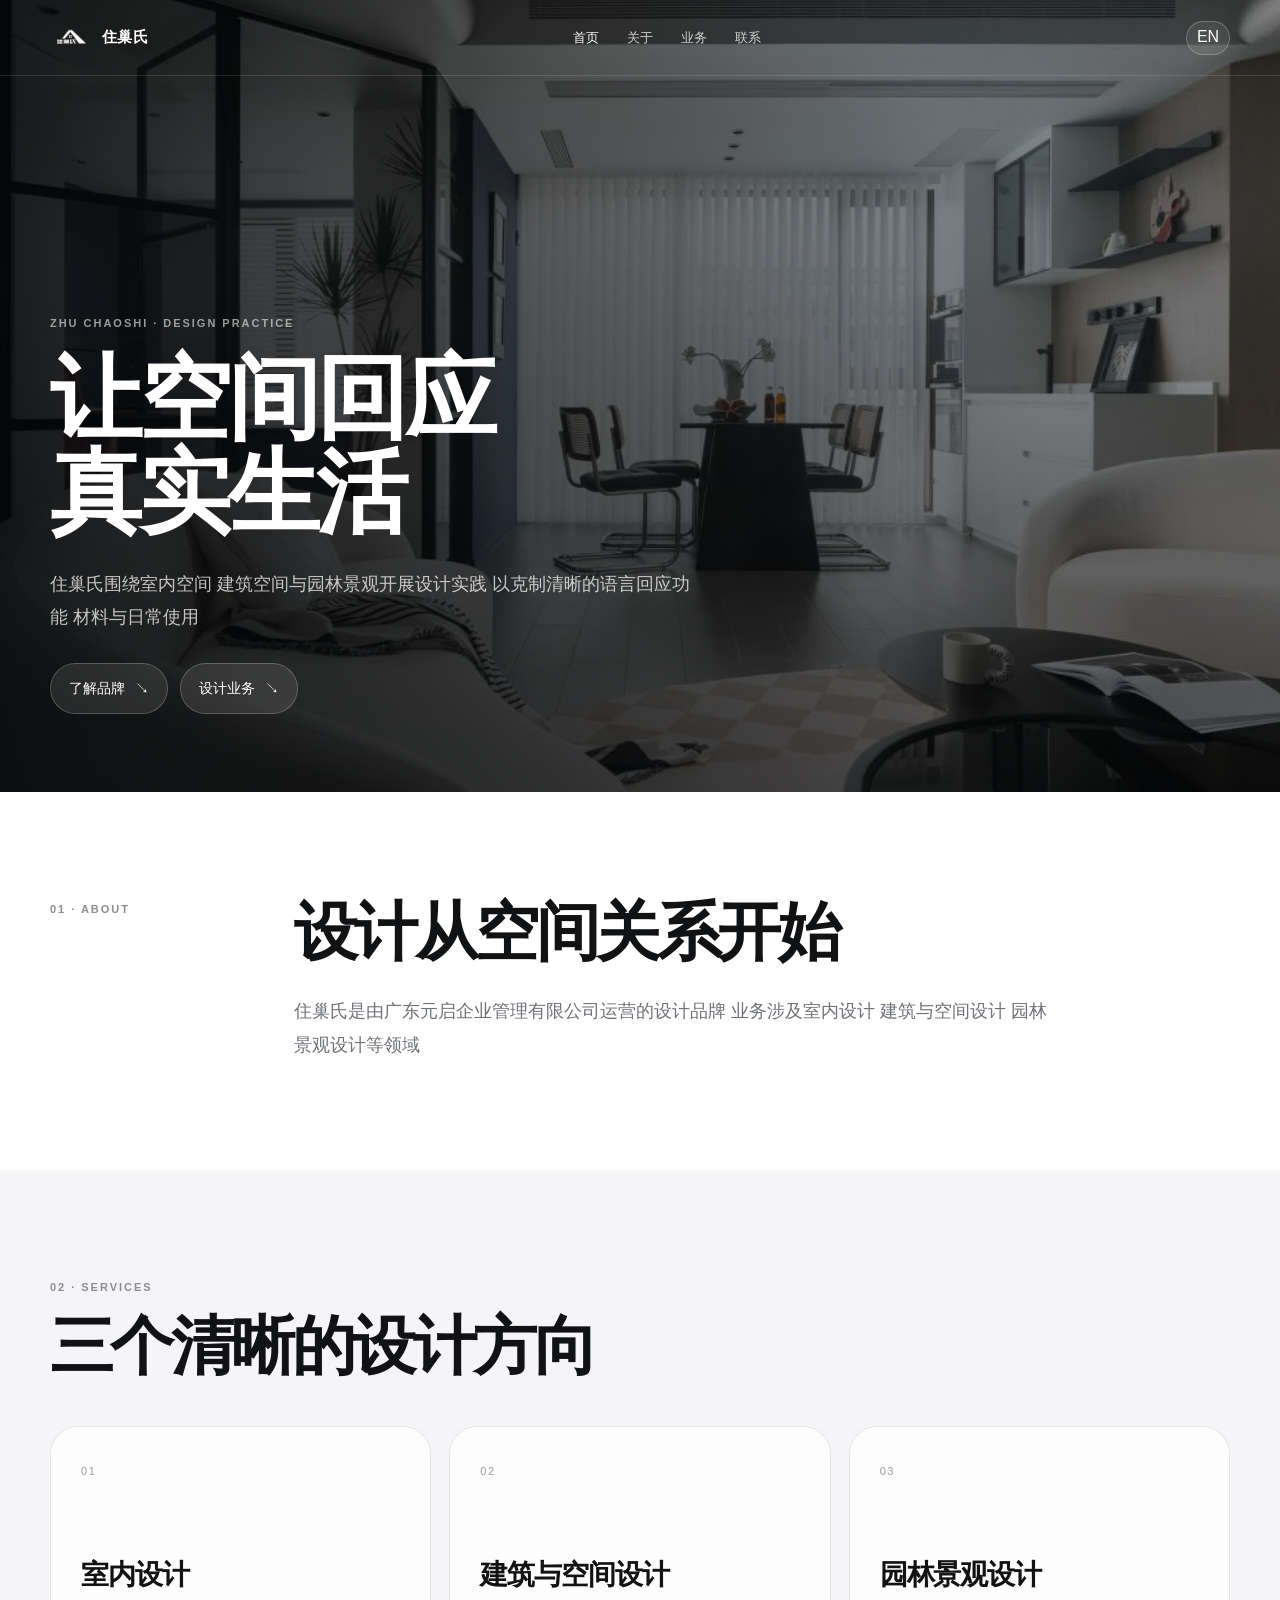
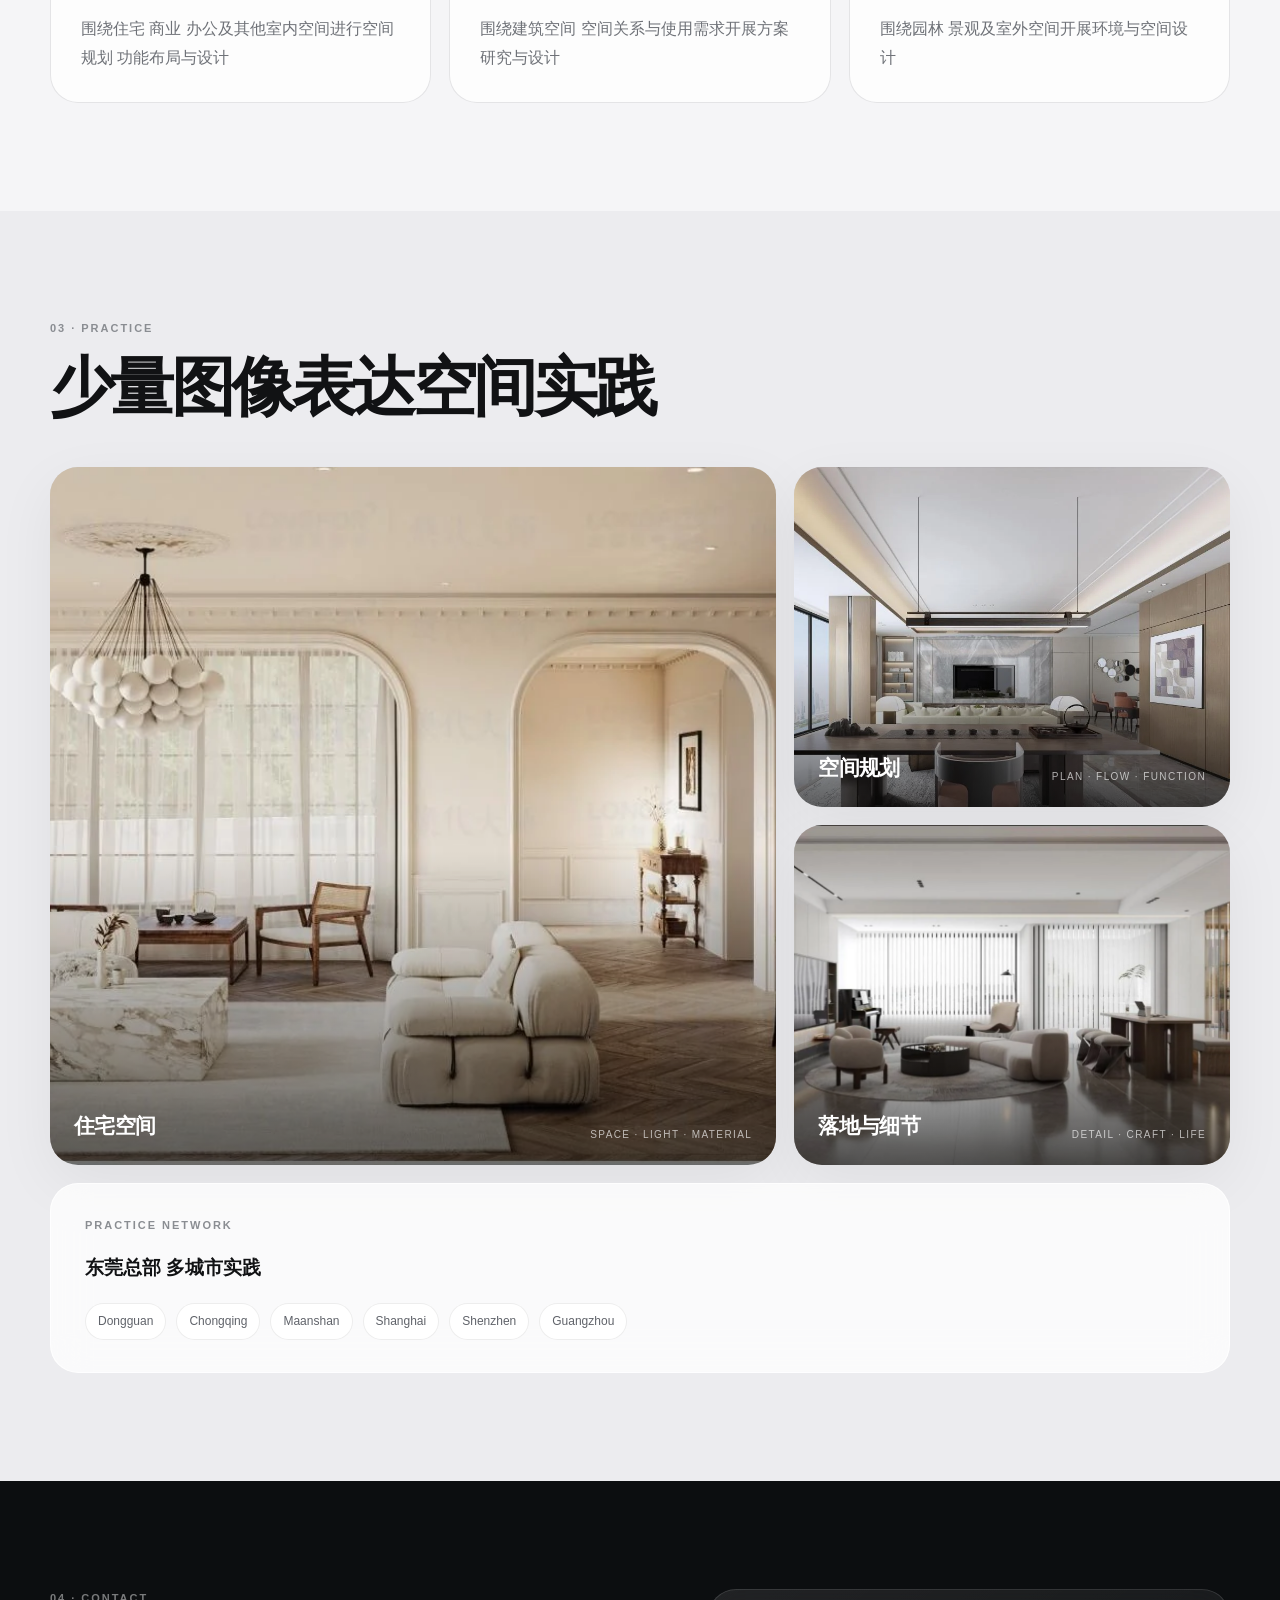
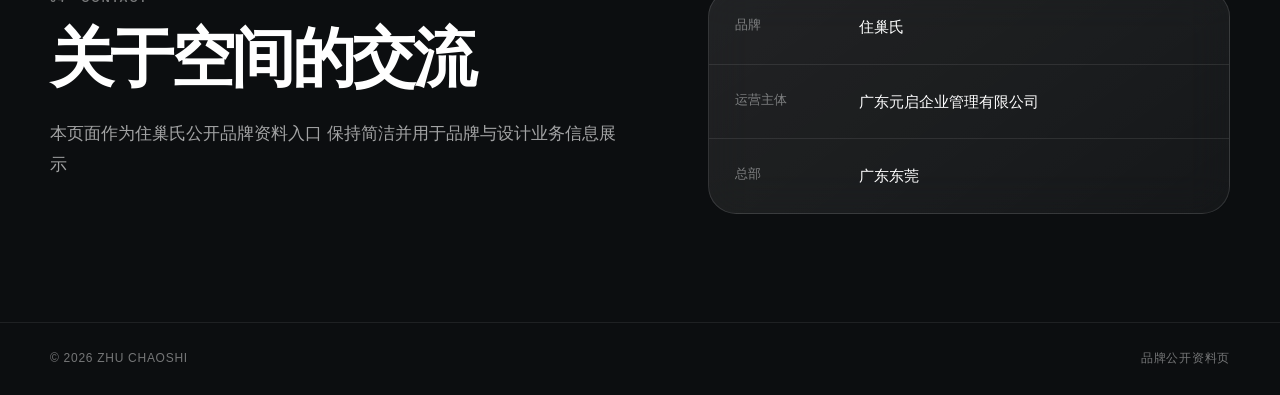
<file: index.html>
<!DOCTYPE html>
<html lang="zh-CN">
<head>
  <meta charset="UTF-8">
  <meta name="viewport" content="width=device-width, initial-scale=1.0, viewport-fit=cover">

  <title>住巢氏｜室内设计、建筑与空间设计、园林景观设计</title>

  <meta name="description" content="住巢氏是由广东元启企业管理有限公司运营的设计品牌，业务涉及室内设计、建筑与空间设计、园林景观设计等领域。">

  <meta name="keywords" content="住巢氏,广东元启企业管理有限公司,室内设计,建筑设计,空间设计,园林设计,园林景观设计">

  <meta name="robots" content="index, follow">

  <meta name="msvalidate.01" content="D561CFACA2C48EE85D8EDE18A79E71CA" />

  <meta name="google-site-verification" content="wbLENnVeLrzyto8wPE7zfJxowa2nEDpd2dQ3C495n2g" />

  <script type="application/ld+json">
  {
    "@context": "https://schema.org",
    "@graph": [
      {
        "@type": "Brand",
        "@id": "https://zhuchaoshi.github.io/#brand",
        "name": "住巢氏",
        "url": "https://zhuchaoshi.github.io/",
        "description": "住巢氏是由广东元启企业管理有限公司运营的设计品牌，业务涉及室内设计、建筑与空间设计、园林景观设计等领域。"
      },
      {
        "@type": "Organization",
        "@id": "https://zhuchaoshi.github.io/#organization",
        "name": "广东元启企业管理有限公司",
        "brand": {
          "@id": "https://zhuchaoshi.github.io/#brand"
        }
      },
      {
        "@type": "WebSite",
        "name": "住巢氏品牌公开资料页",
        "url": "https://zhuchaoshi.github.io/",
        "about": {
          "@id": "https://zhuchaoshi.github.io/#brand"
        }
      }
    ]
  }
  </script>

  <meta name="theme-color" content="#0c0e10">
  <link rel="icon" href="assets/logo.png">
  <link rel="stylesheet" href="style.css">
</head>
<body data-page="index">
  <header class="nav" id="nav">
    <div class="nav-inner">
      <a class="brand" href="/" aria-label="住巢氏首页">
        <span class="brand-mark">
          <img class="logo logo-dark" src="assets/logo.png" alt="住巢氏">
          <img class="logo logo-light" src="assets/logo-white.png" alt="">
        </span>
        <span class="brand-name" data-zh="住巢氏" data-en="ZHU CHAOSHI">住巢氏</span>
      </a>
      <nav class="nav-links" aria-label="主要导航">
        <a href="/" aria-current="page" data-zh="首页" data-en="Home">首页</a>
        <a href="/about.html" data-zh="关于" data-en="About">关于</a>
        <a href="/services.html" data-zh="业务" data-en="Services">业务</a>
        <a href="#contact" data-zh="联系" data-en="Contact">联系</a>
      </nav>
      <div class="nav-actions">
        <button class="lang-btn" id="langBtn" type="button" aria-label="Switch language">EN</button>
        <button class="menu-btn" id="menuBtn" type="button" aria-label="打开菜单" aria-expanded="false"><span></span><span></span></button>
      </div>
    </div>
    <div class="mobile-menu" id="mobileMenu">
      <a href="/" data-zh="首页" data-en="Home">首页</a>
      <a href="/about.html" data-zh="关于" data-en="About">关于</a>
      <a href="/services.html" data-zh="业务" data-en="Services">业务</a>
      <a href="#contact" data-zh="联系" data-en="Contact">联系</a>
    </div>
  </header>

  <main>
    <section class="hero">
      <div class="hero-image" aria-hidden="true"></div>
      <div class="hero-shade" aria-hidden="true"></div>
      <div class="hero-content container reveal is-visible">
        <div class="eyebrow">ZHU CHAOSHI · DESIGN PRACTICE</div>
        <h1><span data-zh="让空间回应" data-en="Spaces shaped">让空间回应</span><br><span data-zh="真实生活" data-en="around real life">真实生活</span></h1>
        <p data-zh="住巢氏围绕室内空间 建筑空间与园林景观开展设计实践 以克制清晰的语言回应功能 材料与日常使用" data-en="Zhu Chaoshi works across interiors, architecture and landscape, using a restrained and clear design language to respond to function, material and everyday life.">住巢氏围绕室内空间 建筑空间与园林景观开展设计实践 以克制清晰的语言回应功能 材料与日常使用</p>
        <div class="hero-actions">
          <a class="pill-link" href="/about.html"><span data-zh="了解品牌" data-en="About the brand">了解品牌</span><span aria-hidden="true">↘</span></a>
          <a class="pill-link" href="/services.html"><span data-zh="设计业务" data-en="Design services">设计业务</span><span aria-hidden="true">↘</span></a>
        </div>
      </div>
    </section>

    <section class="section section-white">
      <div class="container intro-grid">
        <div class="section-kicker reveal">01 · ABOUT</div>
        <div class="copy reveal">
          <h2 data-zh="设计从空间关系开始" data-en="Design begins with spatial relationships">设计从空间关系开始</h2>
          <p data-zh="住巢氏是由广东元启企业管理有限公司运营的设计品牌 业务涉及室内设计 建筑与空间设计 园林景观设计等领域" data-en="Zhu Chaoshi is a design brand operated by Guangdong Yuanqi Enterprise Management Co., Ltd., with work spanning interior design, architecture and spatial design, and landscape design.">住巢氏是由广东元启企业管理有限公司运营的设计品牌 业务涉及室内设计 建筑与空间设计 园林景观设计等领域</p>
        </div>
      </div>
    </section>

    <section class="section" id="services">
      <div class="container">
        <div class="section-head reveal">
          <div><div class="section-kicker">02 · SERVICES</div><h2 data-zh="三个清晰的设计方向" data-en="Three focused design directions">三个清晰的设计方向</h2></div>
        </div>
        <div class="cards">
          <article class="card reveal"><span class="index">01</span><h3 data-zh="室内设计" data-en="Interior Design">室内设计</h3><p data-zh="围绕住宅 商业 办公及其他室内空间进行空间规划 功能布局与设计" data-en="Planning, functional layout and interior design for residential, commercial, workplace and other interior spaces.">围绕住宅 商业 办公及其他室内空间进行空间规划 功能布局与设计</p></article>
          <article class="card reveal"><span class="index">02</span><h3 data-zh="建筑与空间设计" data-en="Architecture & Spatial Design">建筑与空间设计</h3><p data-zh="围绕建筑空间 空间关系与使用需求开展方案研究与设计" data-en="Design and concept development around architectural space, spatial relationships and patterns of use.">围绕建筑空间 空间关系与使用需求开展方案研究与设计</p></article>
          <article class="card reveal"><span class="index">03</span><h3 data-zh="园林景观设计" data-en="Landscape Design">园林景观设计</h3><p data-zh="围绕园林 景观及室外空间开展环境与空间设计" data-en="Environmental and spatial design for gardens, landscapes and outdoor spaces.">围绕园林 景观及室外空间开展环境与空间设计</p></article>
        </div>
      </div>
    </section>

    <section class="section section-soft" id="practice">
      <div class="container">
        <div class="section-head reveal"><div><div class="section-kicker">03 · PRACTICE</div><h2 data-zh="少量图像表达空间实践" data-en="A concise view of our spatial practice">少量图像表达空间实践</h2></div></div>
        <div class="gallery-grid">
          <figure class="gallery-card gallery-wide reveal"><img src="assets/space-01.webp" alt="住巢氏住宅空间设计"><figcaption><span data-zh="住宅空间" data-en="Residential Space">住宅空间</span><small>SPACE · LIGHT · MATERIAL</small></figcaption></figure>
          <figure class="gallery-card reveal"><img src="assets/space-02.webp" alt="住巢氏空间规划"><figcaption><span data-zh="空间规划" data-en="Spatial Planning">空间规划</span><small>PLAN · FLOW · FUNCTION</small></figcaption></figure>
          <figure class="gallery-card reveal"><img src="assets/space-03.webp" alt="住巢氏设计细节"><figcaption><span data-zh="落地与细节" data-en="Realization & Detail">落地与细节</span><small>DETAIL · CRAFT · LIFE</small></figcaption></figure>
        </div>
        <div class="info-panel reveal">
          <div class="section-kicker">PRACTICE NETWORK</div>
          <h3 data-zh="东莞总部 多城市实践" data-en="Dongguan Headquarters Multi-city Practice">东莞总部 多城市实践</h3>
          <div class="city-list"><span>Dongguan</span><span>Chongqing</span><span>Maanshan</span><span>Shanghai</span><span>Shenzhen</span><span>Guangzhou</span></div>
        </div>
      </div>
    </section>

    <section class="section section-dark" id="contact">
      <div class="container contact-grid">
        <div class="contact-copy reveal"><div class="section-kicker">04 · CONTACT</div><h2 data-zh="关于空间的交流" data-en="A conversation about space">关于空间的交流</h2><p data-zh="本页面作为住巢氏公开品牌资料入口 保持简洁并用于品牌与设计业务信息展示" data-en="This page serves as Zhu Chaoshi's public brand profile, presenting the brand and its design practice in a concise format.">本页面作为住巢氏公开品牌资料入口 保持简洁并用于品牌与设计业务信息展示</p></div>
        <div class="contact-card reveal">
          <div class="contact-row"><small data-zh="品牌" data-en="Brand">品牌</small><strong data-zh="住巢氏" data-en="Zhu Chaoshi">住巢氏</strong></div>
          <div class="contact-row"><small data-zh="运营主体" data-en="Operator">运营主体</small><strong data-zh="广东元启企业管理有限公司" data-en="Guangdong Yuanqi Enterprise Management Co., Ltd.">广东元启企业管理有限公司</strong></div>
          <div class="contact-row"><small data-zh="总部" data-en="Headquarters">总部</small><strong data-zh="广东东莞" data-en="Dongguan, Guangdong">广东东莞</strong></div>
        </div>
      </div>
    </section>
  </main>

  <footer class="footer"><div class="container footer-inner"><span>© 2026 ZHU CHAOSHI</span><span data-zh="品牌公开资料页" data-en="Brand Profile">品牌公开资料页</span></div></footer>
  <script src="main.js"></script>
</body>
</html>
</file>
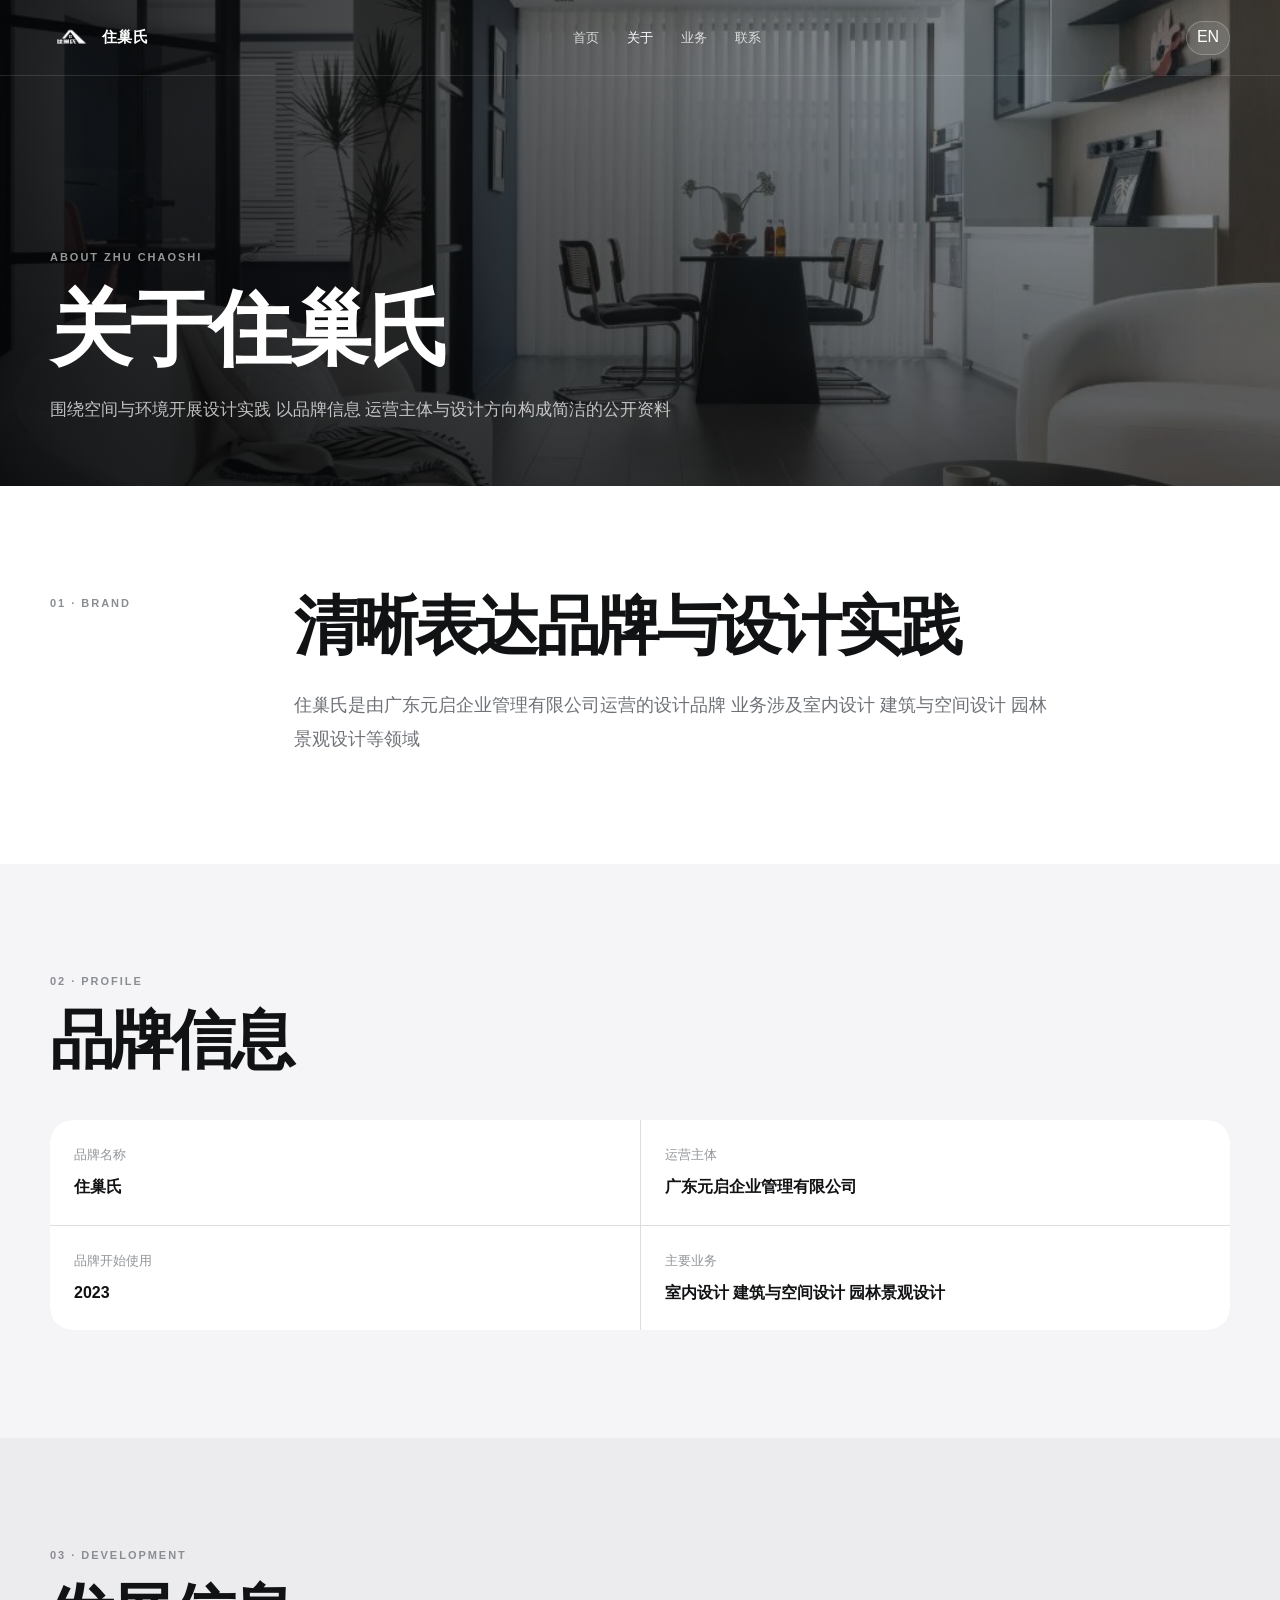
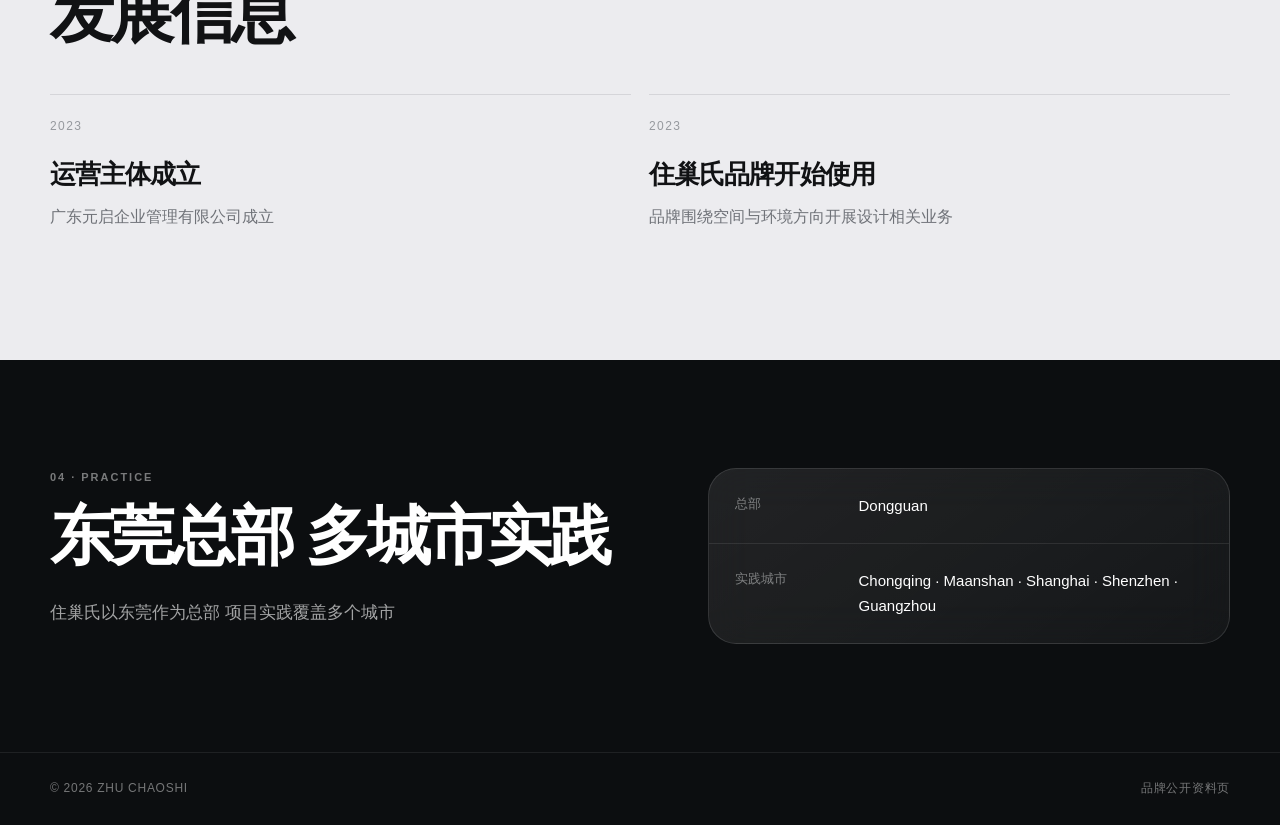
<file: about.html>
<!DOCTYPE html>
<html lang="zh-CN">
<head>
  <meta charset="UTF-8">
  <meta name="viewport" content="width=device-width, initial-scale=1.0, viewport-fit=cover">

  <title>关于住巢氏｜广东元启企业管理有限公司</title>

  <meta name="description" content="住巢氏是由广东元启企业管理有限公司运营的设计品牌。广东元启企业管理有限公司成立于2023年，住巢氏品牌于2023年开始使用，业务涉及室内设计、建筑与空间设计、园林景观设计等领域。">

  <meta name="keywords" content="住巢氏,广东元启企业管理有限公司,住巢氏品牌,室内设计,建筑设计,空间设计,园林景观设计">

  <meta name="robots" content="index, follow">

  <link rel="canonical" href="https://zhuchaoshi.github.io/about.html">

  <script type="application/ld+json">
  {
    "@context": "https://schema.org",
    "@type": "AboutPage",
    "name": "关于住巢氏",
    "url": "https://zhuchaoshi.github.io/about.html",
    "mainEntity": {
      "@type": "Brand",
      "name": "住巢氏",
      "foundingDate": "2023",
      "description": "住巢氏是由广东元启企业管理有限公司运营的设计品牌，业务涉及室内设计、建筑与空间设计、园林景观设计等领域。",
      "parentOrganization": {
        "@type": "Organization",
        "name": "广东元启企业管理有限公司",
        "foundingDate": "2023"
      }
    }
  }
  </script>

  <meta name="theme-color" content="#0c0e10">
  <link rel="icon" href="assets/logo.png">
  <link rel="stylesheet" href="style.css">
</head>
<body data-page="about">
  <header class="nav" id="nav">
    <div class="nav-inner">
      <a class="brand" href="/"><span class="brand-mark"><img class="logo logo-dark" src="assets/logo.png" alt="住巢氏"><img class="logo logo-light" src="assets/logo-white.png" alt=""></span><span class="brand-name" data-zh="住巢氏" data-en="ZHU CHAOSHI">住巢氏</span></a>
      <nav class="nav-links"><a href="/" data-zh="首页" data-en="Home">首页</a><a href="/about.html" aria-current="page" data-zh="关于" data-en="About">关于</a><a href="/services.html" data-zh="业务" data-en="Services">业务</a><a href="/#contact" data-zh="联系" data-en="Contact">联系</a></nav>
      <div class="nav-actions"><button class="lang-btn" id="langBtn" type="button">EN</button><button class="menu-btn" id="menuBtn" type="button" aria-label="打开菜单" aria-expanded="false"><span></span><span></span></button></div>
    </div>
    <div class="mobile-menu" id="mobileMenu"><a href="/" data-zh="首页" data-en="Home">首页</a><a href="/about.html" data-zh="关于" data-en="About">关于</a><a href="/services.html" data-zh="业务" data-en="Services">业务</a><a href="/#contact" data-zh="联系" data-en="Contact">联系</a></div>
  </header>

  <main>
    <section class="page-hero"><div class="hero-image" aria-hidden="true"></div><div class="hero-shade" aria-hidden="true"></div><div class="hero-content container reveal is-visible"><div class="eyebrow">ABOUT ZHU CHAOSHI</div><h1 data-zh="关于住巢氏" data-en="About Zhu Chaoshi">关于住巢氏</h1><p data-zh="围绕空间与环境开展设计实践 以品牌信息 运营主体与设计方向构成简洁的公开资料" data-en="A concise public profile of the brand, its operator and its design practice across space and environment.">围绕空间与环境开展设计实践 以品牌信息 运营主体与设计方向构成简洁的公开资料</p></div></section>

    <section class="section section-white"><div class="container intro-grid"><div class="section-kicker reveal">01 · BRAND</div><div class="copy reveal"><h2 data-zh="清晰表达品牌与设计实践" data-en="A clear expression of brand and practice">清晰表达品牌与设计实践</h2><p data-zh="住巢氏是由广东元启企业管理有限公司运营的设计品牌 业务涉及室内设计 建筑与空间设计 园林景观设计等领域" data-en="Zhu Chaoshi is a design brand operated by Guangdong Yuanqi Enterprise Management Co., Ltd., with work spanning interior design, architecture and spatial design, and landscape design.">住巢氏是由广东元启企业管理有限公司运营的设计品牌 业务涉及室内设计 建筑与空间设计 园林景观设计等领域</p></div></div></section>

    <section class="section"><div class="container"><div class="section-head reveal"><div><div class="section-kicker">02 · PROFILE</div><h2 data-zh="品牌信息" data-en="Brand profile">品牌信息</h2></div></div><div class="info-grid reveal"><div class="info-item"><small data-zh="品牌名称" data-en="Brand">品牌名称</small><strong data-zh="住巢氏" data-en="Zhu Chaoshi">住巢氏</strong></div><div class="info-item"><small data-zh="运营主体" data-en="Operator">运营主体</small><strong data-zh="广东元启企业管理有限公司" data-en="Guangdong Yuanqi Enterprise Management Co., Ltd.">广东元启企业管理有限公司</strong></div><div class="info-item"><small data-zh="品牌开始使用" data-en="Brand use began">品牌开始使用</small><strong>2023</strong></div><div class="info-item"><small data-zh="主要业务" data-en="Main practice">主要业务</small><strong data-zh="室内设计 建筑与空间设计 园林景观设计" data-en="Interior design · Architecture & spatial design · Landscape design">室内设计 建筑与空间设计 园林景观设计</strong></div></div></div></section>

    <section class="section section-soft"><div class="container"><div class="section-head reveal"><div><div class="section-kicker">03 · DEVELOPMENT</div><h2 data-zh="发展信息" data-en="Development">发展信息</h2></div></div><div class="timeline"><article class="timeline-item reveal"><div class="year">2023</div><h3 data-zh="运营主体成立" data-en="Operator established">运营主体成立</h3><p data-zh="广东元启企业管理有限公司成立" data-en="Guangdong Yuanqi Enterprise Management Co., Ltd. was established.">广东元启企业管理有限公司成立</p></article><article class="timeline-item reveal"><div class="year">2023</div><h3 data-zh="住巢氏品牌开始使用" data-en="Zhu Chaoshi brand use began">住巢氏品牌开始使用</h3><p data-zh="品牌围绕空间与环境方向开展设计相关业务" data-en="The brand began design-related work focused on space and environment.">品牌围绕空间与环境方向开展设计相关业务</p></article></div></div></section>

    <section class="section section-dark"><div class="container contact-grid"><div class="contact-copy reveal"><div class="section-kicker">04 · PRACTICE</div><h2 data-zh="东莞总部 多城市实践" data-en="Dongguan Headquarters Multi-city Practice">东莞总部 多城市实践</h2><p data-zh="住巢氏以东莞作为总部 项目实践覆盖多个城市" data-en="Zhu Chaoshi is headquartered in Dongguan, with project practice across multiple cities.">住巢氏以东莞作为总部 项目实践覆盖多个城市</p></div><div class="contact-card reveal"><div class="contact-row"><small data-zh="总部" data-en="Headquarters">总部</small><strong>Dongguan</strong></div><div class="contact-row"><small data-zh="实践城市" data-en="Practice cities">实践城市</small><strong>Chongqing · Maanshan · Shanghai · Shenzhen · Guangzhou</strong></div></div></div></section>
  </main>

  <footer class="footer"><div class="container footer-inner"><span>© 2026 ZHU CHAOSHI</span><span data-zh="品牌公开资料页" data-en="Brand Profile">品牌公开资料页</span></div></footer>
  <script src="main.js"></script>
</body>
</html>
</file>
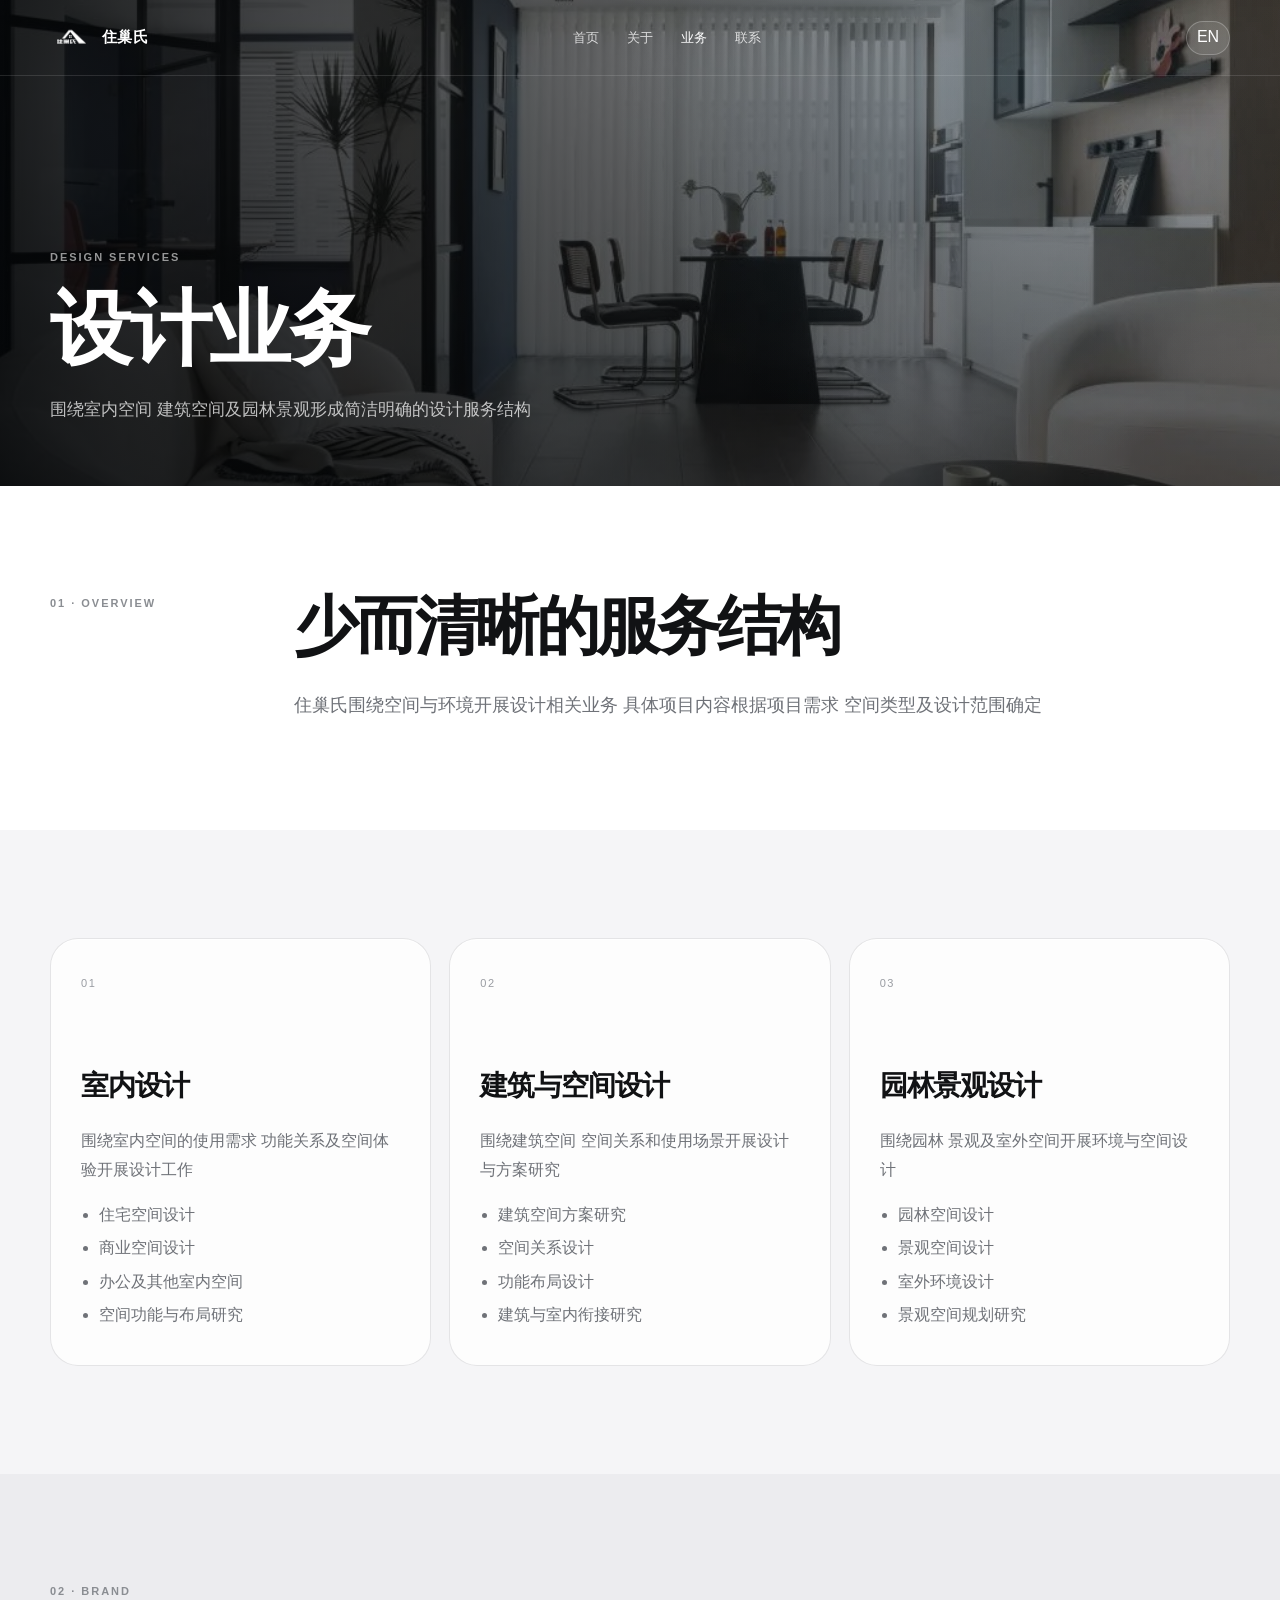
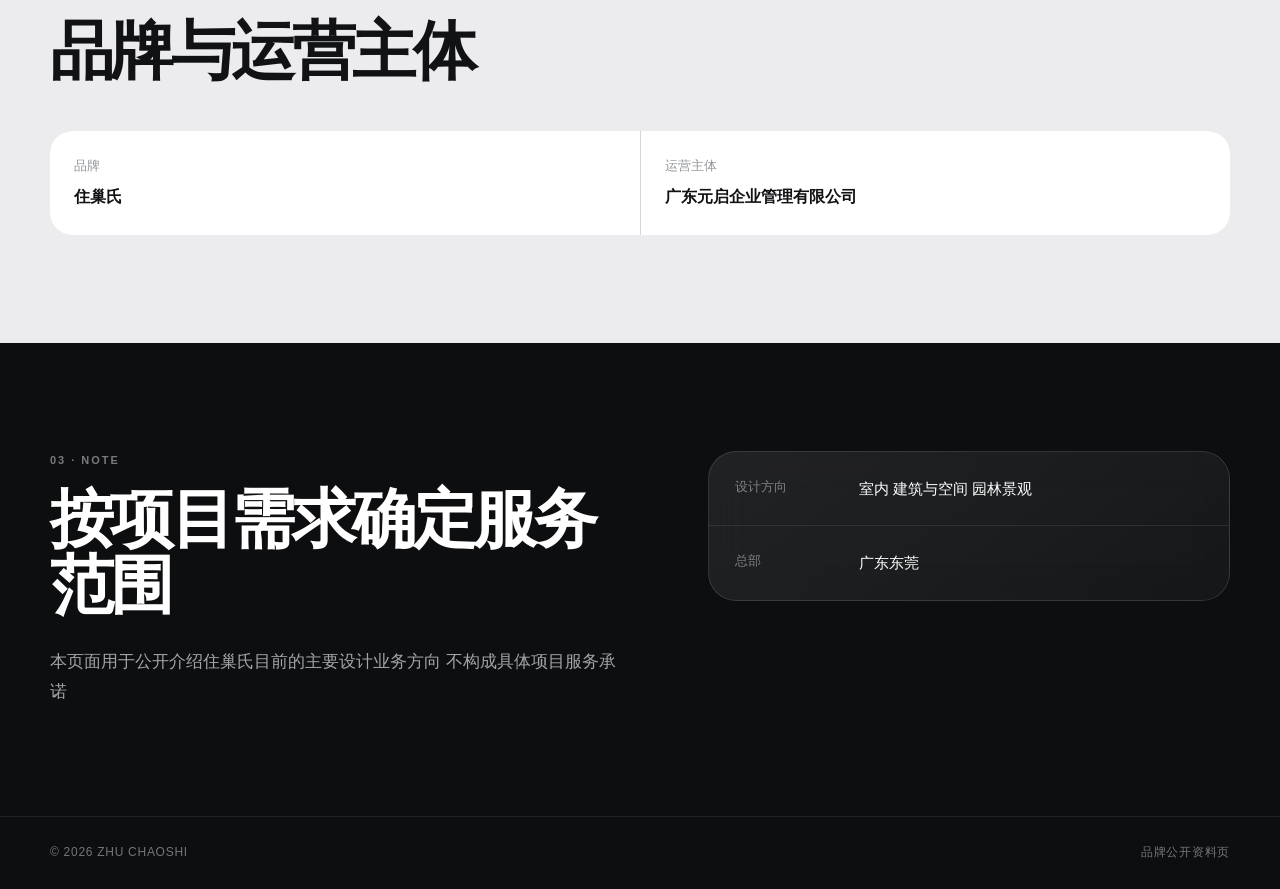
<file: services.html>
<!DOCTYPE html>
<html lang="zh-CN">
<head>
  <meta charset="UTF-8">
  <meta name="viewport" content="width=device-width, initial-scale=1.0, viewport-fit=cover">

  <title>住巢氏设计业务｜室内设计、建筑与空间设计、园林景观设计</title>

  <meta name="description" content="住巢氏提供室内设计、建筑与空间设计、园林景观设计等设计相关服务，由广东元启企业管理有限公司运营。">

  <meta name="keywords" content="住巢氏,室内设计,建筑设计,空间设计,园林设计,景观设计,广东元启企业管理有限公司">

  <meta name="robots" content="index, follow">

  <link rel="canonical" href="https://zhuchaoshi.github.io/services.html">

  <script type="application/ld+json">
  {
    "@context": "https://schema.org",
    "@type": "Service",
    "name": "住巢氏设计业务",
    "provider": {
      "@type": "Brand",
      "name": "住巢氏",
      "parentOrganization": {
        "@type": "Organization",
        "name": "广东元启企业管理有限公司"
      }
    },
    "serviceType": [
      "室内设计",
      "建筑与空间设计",
      "园林景观设计"
    ],
    "url": "https://zhuchaoshi.github.io/services.html",
    "description": "住巢氏围绕室内空间、建筑空间及园林景观开展设计相关业务。"
  }
  </script>

  <meta name="theme-color" content="#0c0e10">
  <link rel="icon" href="assets/logo.png">
  <link rel="stylesheet" href="style.css">
</head>
<body data-page="services">
  <header class="nav" id="nav">
    <div class="nav-inner">
      <a class="brand" href="/"><span class="brand-mark"><img class="logo logo-dark" src="assets/logo.png" alt="住巢氏"><img class="logo logo-light" src="assets/logo-white.png" alt=""></span><span class="brand-name" data-zh="住巢氏" data-en="ZHU CHAOSHI">住巢氏</span></a>
      <nav class="nav-links"><a href="/" data-zh="首页" data-en="Home">首页</a><a href="/about.html" data-zh="关于" data-en="About">关于</a><a href="/services.html" aria-current="page" data-zh="业务" data-en="Services">业务</a><a href="/#contact" data-zh="联系" data-en="Contact">联系</a></nav>
      <div class="nav-actions"><button class="lang-btn" id="langBtn" type="button">EN</button><button class="menu-btn" id="menuBtn" type="button" aria-label="打开菜单" aria-expanded="false"><span></span><span></span></button></div>
    </div>
    <div class="mobile-menu" id="mobileMenu"><a href="/" data-zh="首页" data-en="Home">首页</a><a href="/about.html" data-zh="关于" data-en="About">关于</a><a href="/services.html" data-zh="业务" data-en="Services">业务</a><a href="/#contact" data-zh="联系" data-en="Contact">联系</a></div>
  </header>

  <main>
    <section class="page-hero"><div class="hero-image" aria-hidden="true"></div><div class="hero-shade" aria-hidden="true"></div><div class="hero-content container reveal is-visible"><div class="eyebrow">DESIGN SERVICES</div><h1 data-zh="设计业务" data-en="Design Services">设计业务</h1><p data-zh="围绕室内空间 建筑空间及园林景观形成简洁明确的设计服务结构" data-en="A focused design practice across interiors, architecture and spatial design, and landscape.">围绕室内空间 建筑空间及园林景观形成简洁明确的设计服务结构</p></div></section>

    <section class="section section-white"><div class="container intro-grid"><div class="section-kicker reveal">01 · OVERVIEW</div><div class="copy reveal"><h2 data-zh="少而清晰的服务结构" data-en="A focused service structure">少而清晰的服务结构</h2><p data-zh="住巢氏围绕空间与环境开展设计相关业务 具体项目内容根据项目需求 空间类型及设计范围确定" data-en="Zhu Chaoshi works across space and environment. The scope of each project is defined by project needs, spatial type and design requirements.">住巢氏围绕空间与环境开展设计相关业务 具体项目内容根据项目需求 空间类型及设计范围确定</p></div></div></section>

    <section class="section"><div class="container"><div class="cards"><article class="card reveal"><span class="index">01</span><h3 data-zh="室内设计" data-en="Interior Design">室内设计</h3><p data-zh="围绕室内空间的使用需求 功能关系及空间体验开展设计工作" data-en="Interior design centered on use, functional relationships and spatial experience.">围绕室内空间的使用需求 功能关系及空间体验开展设计工作</p><ul><li data-zh="住宅空间设计" data-en="Residential interiors">住宅空间设计</li><li data-zh="商业空间设计" data-en="Commercial interiors">商业空间设计</li><li data-zh="办公及其他室内空间" data-en="Workplace and other interiors">办公及其他室内空间</li><li data-zh="空间功能与布局研究" data-en="Functional and layout studies">空间功能与布局研究</li></ul></article><article class="card reveal"><span class="index">02</span><h3 data-zh="建筑与空间设计" data-en="Architecture & Spatial Design">建筑与空间设计</h3><p data-zh="围绕建筑空间 空间关系和使用场景开展设计与方案研究" data-en="Design and concept studies around architectural space, spatial relationships and patterns of use.">围绕建筑空间 空间关系和使用场景开展设计与方案研究</p><ul><li data-zh="建筑空间方案研究" data-en="Architectural concept studies">建筑空间方案研究</li><li data-zh="空间关系设计" data-en="Spatial relationship design">空间关系设计</li><li data-zh="功能布局设计" data-en="Functional layout design">功能布局设计</li><li data-zh="建筑与室内衔接研究" data-en="Architecture-interior integration">建筑与室内衔接研究</li></ul></article><article class="card reveal"><span class="index">03</span><h3 data-zh="园林景观设计" data-en="Landscape Design">园林景观设计</h3><p data-zh="围绕园林 景观及室外空间开展环境与空间设计" data-en="Environmental and spatial design for gardens, landscapes and outdoor spaces.">围绕园林 景观及室外空间开展环境与空间设计</p><ul><li data-zh="园林空间设计" data-en="Garden space design">园林空间设计</li><li data-zh="景观空间设计" data-en="Landscape space design">景观空间设计</li><li data-zh="室外环境设计" data-en="Outdoor environment design">室外环境设计</li><li data-zh="景观空间规划研究" data-en="Landscape planning studies">景观空间规划研究</li></ul></article></div></div></section>

    <section class="section section-soft"><div class="container"><div class="section-head reveal"><div><div class="section-kicker">02 · BRAND</div><h2 data-zh="品牌与运营主体" data-en="Brand & Operator">品牌与运营主体</h2></div></div><div class="info-grid reveal"><div class="info-item"><small data-zh="品牌" data-en="Brand">品牌</small><strong data-zh="住巢氏" data-en="Zhu Chaoshi">住巢氏</strong></div><div class="info-item"><small data-zh="运营主体" data-en="Operator">运营主体</small><strong data-zh="广东元启企业管理有限公司" data-en="Guangdong Yuanqi Enterprise Management Co., Ltd.">广东元启企业管理有限公司</strong></div></div></div></section>

    <section class="section section-dark"><div class="container contact-grid"><div class="contact-copy reveal"><div class="section-kicker">03 · NOTE</div><h2 data-zh="按项目需求确定服务范围" data-en="Scope defined by project needs">按项目需求确定服务范围</h2><p data-zh="本页面用于公开介绍住巢氏目前的主要设计业务方向 不构成具体项目服务承诺" data-en="This page is a public introduction to Zhu Chaoshi's current design directions and does not constitute a specific project service commitment.">本页面用于公开介绍住巢氏目前的主要设计业务方向 不构成具体项目服务承诺</p></div><div class="contact-card reveal"><div class="contact-row"><small data-zh="设计方向" data-en="Practice">设计方向</small><strong data-zh="室内 建筑与空间 园林景观" data-en="Interior · Architecture & Spatial · Landscape">室内 建筑与空间 园林景观</strong></div><div class="contact-row"><small data-zh="总部" data-en="Headquarters">总部</small><strong data-zh="广东东莞" data-en="Dongguan, Guangdong">广东东莞</strong></div></div></div></section>
  </main>

  <footer class="footer"><div class="container footer-inner"><span>© 2026 ZHU CHAOSHI</span><span data-zh="品牌公开资料页" data-en="Brand Profile">品牌公开资料页</span></div></footer>
  <script src="main.js"></script>
</body>
</html>
</file>
<file: style.css>
:root{
  --bg:#f5f5f7;
  --panel:#fff;
  --ink:#111214;
  --muted:#6f7278;
  --line:rgba(17,18,20,.10);
  --dark:#0c0e10;
  --radius:28px;
  --shadow:0 24px 70px rgba(0,0,0,.08);
}
*{box-sizing:border-box}
html{scroll-behavior:smooth}
body{margin:0;background:var(--bg);color:var(--ink);font-family:-apple-system,BlinkMacSystemFont,"SF Pro Display","PingFang SC","Hiragino Sans GB","Microsoft YaHei",Arial,sans-serif;-webkit-font-smoothing:antialiased;line-height:1.65}
a{color:inherit;text-decoration:none}
button{font:inherit}
img{display:block;max-width:100%}
.container{width:min(1180px,calc(100% - 48px));margin:0 auto}

.nav{position:fixed;z-index:100;top:0;left:0;right:0;height:76px;color:#fff;border-bottom:1px solid rgba(255,255,255,.12);transition:background .32s ease,color .32s ease,border-color .32s ease,box-shadow .32s ease}
.nav-inner{height:100%;width:min(1180px,calc(100% - 48px));margin:0 auto;display:flex;align-items:center;justify-content:space-between}
.nav.is-scrolled,.nav.menu-open,.nav.on-light{color:#15171a;background:linear-gradient(180deg,rgba(255,255,255,.88),rgba(248,248,250,.74));-webkit-backdrop-filter:blur(24px) saturate(145%);backdrop-filter:blur(24px) saturate(145%);border-bottom-color:rgba(0,0,0,.08);box-shadow:0 10px 40px rgba(0,0,0,.055)}
.brand{display:flex;align-items:center;gap:10px;font-weight:700;letter-spacing:.02em}
.brand-mark{position:relative;width:42px;height:30px}
.logo{position:absolute;inset:0;width:100%;height:100%;object-fit:contain;transition:opacity .22s ease}
.logo-light{opacity:1}.logo-dark{opacity:0}
.nav.is-scrolled .logo-light,.nav.menu-open .logo-light,.nav.on-light .logo-light{opacity:0}
.nav.is-scrolled .logo-dark,.nav.menu-open .logo-dark,.nav.on-light .logo-dark{opacity:1}
.brand-name{font-size:15px}
.nav-links{display:flex;gap:28px;font-size:13px}
.nav-links a{opacity:.78;transition:opacity .2s ease}.nav-links a:hover,.nav-links a[aria-current="page"]{opacity:1}
.nav-actions{display:flex;align-items:center;gap:12px}
.lang-btn{height:34px;min-width:44px;border-radius:999px;border:1px solid rgba(255,255,255,.24);background:rgba(255,255,255,.08);color:inherit;cursor:pointer}
.nav.is-scrolled .lang-btn,.nav.menu-open .lang-btn,.nav.on-light .lang-btn{border-color:rgba(0,0,0,.10);background:rgba(255,255,255,.58)}
.menu-btn{display:none;width:42px;height:42px;border:0;background:transparent;position:relative;color:inherit;cursor:pointer}
.menu-btn span{position:absolute;left:9px;right:9px;height:1.5px;background:currentColor;transition:transform .25s ease,top .25s ease}.menu-btn span:first-child{top:16px}.menu-btn span:last-child{top:25px}
.nav.menu-open .menu-btn span:first-child{top:21px;transform:rotate(45deg)}.nav.menu-open .menu-btn span:last-child{top:21px;transform:rotate(-45deg)}
.mobile-menu{display:none}

.hero{position:relative;min-height:88svh;display:flex;align-items:end;color:#fff;overflow:hidden}
.hero-image{position:absolute;inset:-2%;background:url('assets/hero.webp') center 48%/cover no-repeat;transform:scale(1.035)}
.hero-shade{position:absolute;inset:0;background:radial-gradient(circle at 78% 18%,rgba(91,131,160,.17),transparent 36%),linear-gradient(90deg,rgba(3,5,7,.83) 0%,rgba(3,5,7,.53) 50%,rgba(3,5,7,.20) 100%),linear-gradient(180deg,rgba(3,5,7,.08),rgba(3,5,7,.46))}
.hero-content{position:relative;padding:170px 0 78px}
.eyebrow,.section-kicker{font-size:11px;font-weight:700;letter-spacing:.18em;text-transform:uppercase}
.eyebrow{color:rgba(255,255,255,.58);margin-bottom:20px}
.hero h1{margin:0;max-width:820px;font-size:clamp(58px,7.2vw,100px);line-height:1.02;letter-spacing:-.035em;font-weight:650}
.hero p{max-width:650px;margin:28px 0 0;font-size:18px;line-height:1.8;color:rgba(255,255,255,.74)}
.hero-actions{display:flex;gap:12px;flex-wrap:wrap;margin-top:30px}
.pill-link{display:inline-flex;align-items:center;gap:10px;padding:13px 18px;border-radius:999px;border:1px solid rgba(255,255,255,.22);background:rgba(255,255,255,.10);-webkit-backdrop-filter:blur(18px);backdrop-filter:blur(18px);font-size:14px;transition:background .2s ease,transform .2s ease}.pill-link:hover{background:rgba(255,255,255,.16);transform:translateY(-1px)}

.page-hero{position:relative;min-height:54svh;display:flex;align-items:end;color:#fff;overflow:hidden}
.page-hero .hero-image{background-position:center 53%}
.page-hero .hero-content{padding:150px 0 60px}
.page-hero h1{margin:0;max-width:900px;font-size:clamp(50px,6.4vw,84px);line-height:1.04;letter-spacing:-.03em;font-weight:650}
.page-hero p{max-width:680px;margin:24px 0 0;color:rgba(255,255,255,.72);font-size:17px;line-height:1.8}

.section{padding:108px 0}
.section-white{background:#fff}.section-dark{background:var(--dark);color:#fff}.section-soft{background:#ececef}
.section-kicker{color:#8a8d92;margin-bottom:18px}
.section-dark .section-kicker{color:rgba(255,255,255,.45)}
.section-head{display:flex;align-items:end;justify-content:space-between;gap:32px;margin-bottom:46px}
.section-head h2,.copy h2{margin:0;font-size:clamp(38px,5vw,68px);line-height:1.03;letter-spacing:-.055em;font-weight:650}
.intro-grid{display:grid;grid-template-columns:180px 1fr;gap:64px;align-items:start}
.copy{max-width:860px}.copy p{max-width:760px;margin:28px 0 0;color:var(--muted);font-size:18px;line-height:1.9}.section-dark .copy p{color:rgba(255,255,255,.62)}

.cards{display:grid;grid-template-columns:repeat(3,1fr);gap:18px}
.card{padding:30px;border:1px solid var(--line);border-radius:var(--radius);background:rgba(255,255,255,.78);box-shadow:inset 0 1px 0 rgba(255,255,255,.95);transition:transform .25s ease,box-shadow .25s ease}.card:hover{transform:translateY(-3px);box-shadow:var(--shadow)}
.card .index{font-size:11px;letter-spacing:.14em;color:#999ca2}.card h3{margin:68px 0 16px;font-size:28px;letter-spacing:-.04em}.card p{margin:0;color:var(--muted);line-height:1.82}.card ul{margin:18px 0 0;padding-left:18px;color:var(--muted)}.card li{margin:7px 0}

.gallery-grid{display:grid;grid-template-columns:1.25fr .75fr;grid-template-rows:auto auto;gap:18px}.gallery-card{margin:0;position:relative;overflow:hidden;min-height:340px;border-radius:var(--radius);background:#d8d8db;box-shadow:0 18px 60px rgba(0,0,0,.06)}.gallery-wide{grid-row:1 / span 2;min-height:698px}.gallery-card img{width:100%;height:100%;object-fit:cover;position:absolute;inset:0;transition:transform .6s cubic-bezier(.2,.7,.2,1)}.gallery-card:hover img{transform:scale(1.025)}.gallery-card:after{content:"";position:absolute;inset:0;background:linear-gradient(180deg,transparent 55%,rgba(0,0,0,.58) 100%)}.gallery-card figcaption{position:absolute;z-index:2;left:24px;right:24px;bottom:22px;color:#fff;display:flex;align-items:end;justify-content:space-between;gap:20px}.gallery-card figcaption span{font-size:21px;font-weight:600;letter-spacing:-.03em}.gallery-card figcaption small{font-size:10px;letter-spacing:.14em;color:rgba(255,255,255,.66)}

.info-panel{margin-top:18px;padding:32px 34px;border-radius:var(--radius);background:rgba(255,255,255,.75);border:1px solid rgba(255,255,255,.8);-webkit-backdrop-filter:blur(18px);backdrop-filter:blur(18px)}
.info-grid{display:grid;grid-template-columns:repeat(2,1fr);gap:1px;background:var(--line);border-radius:22px;overflow:hidden}.info-item{background:#fff;padding:24px}.info-item small{display:block;color:#92959a;margin-bottom:8px}.info-item strong{font-size:16px;font-weight:600;line-height:1.6}
.city-list{display:flex;flex-wrap:wrap;gap:10px}.city-list span{padding:8px 12px;border-radius:999px;background:#fff;border:1px solid rgba(0,0,0,.07);font-size:12px;color:#60636a}

.timeline{display:grid;grid-template-columns:repeat(2,1fr);gap:18px}.timeline-item{border-top:1px solid var(--line);padding:22px 0}.timeline-item .year{font-size:12px;letter-spacing:.12em;color:#96999e}.timeline-item h3{margin:16px 0 8px;font-size:26px;letter-spacing:-.035em}.timeline-item p{margin:0;color:var(--muted)}

.contact-grid{display:grid;grid-template-columns:1.05fr .95fr;gap:80px;align-items:start}.contact-copy h2{margin:0;font-size:clamp(38px,5vw,68px);line-height:1.03;letter-spacing:-.055em;font-weight:650}.contact-copy p{max-width:600px;margin:28px 0 0;color:rgba(255,255,255,.62);font-size:17px;line-height:1.8}.contact-card{border-radius:var(--radius);background:linear-gradient(145deg,rgba(255,255,255,.09),rgba(255,255,255,.04));border:1px solid rgba(255,255,255,.12);-webkit-backdrop-filter:blur(22px);backdrop-filter:blur(22px);overflow:hidden}.contact-row{padding:24px 26px;border-bottom:1px solid rgba(255,255,255,.09);display:grid;grid-template-columns:104px 1fr;gap:20px}.contact-row:last-child{border-bottom:0}.contact-row small{color:rgba(255,255,255,.43)}.contact-row strong{font-size:15px;line-height:1.7;font-weight:500}
.footer{padding:26px 0;background:var(--dark);color:rgba(255,255,255,.43);border-top:1px solid rgba(255,255,255,.08)}.footer-inner{display:flex;justify-content:space-between;gap:20px;font-size:12px;letter-spacing:.06em}

.reveal{opacity:0;transform:translateY(18px);transition:opacity .7s ease,transform .7s cubic-bezier(.2,.7,.2,1)}.reveal.is-visible{opacity:1;transform:none}

@media (max-width:900px){
  .container,.nav-inner{width:min(100% - 32px,1180px)}.section{padding:84px 0}.nav{height:68px}.nav-links{display:none}.menu-btn{display:block}.mobile-menu{display:grid;grid-template-columns:1fr 1fr;gap:8px;position:absolute;top:68px;left:16px;right:16px;padding:12px;border-radius:22px;background:rgba(250,250,252,.95);-webkit-backdrop-filter:blur(24px);backdrop-filter:blur(24px);box-shadow:0 22px 70px rgba(0,0,0,.14);opacity:0;pointer-events:none;transform:translateY(-8px);transition:.25s ease;color:#17191c}.nav.menu-open .mobile-menu{opacity:1;pointer-events:auto;transform:none}.mobile-menu a{padding:14px 16px;border-radius:15px;background:rgba(0,0,0,.035);font-size:14px}
  .hero{min-height:82svh}.hero-content{padding:136px 0 56px}.hero h1{font-size:clamp(54px,14vw,86px)}.hero p{font-size:16px;max-width:520px}.page-hero .hero-content{padding:128px 0 50px}
  .intro-grid{grid-template-columns:1fr;gap:22px}.section-head{display:block}.section-head .section-kicker{margin-bottom:18px}.cards{grid-template-columns:1fr}.card h3{margin-top:44px}.gallery-grid{grid-template-columns:1fr;grid-template-rows:auto}.gallery-wide{grid-row:auto;min-height:440px}.gallery-card{min-height:340px}.contact-grid{grid-template-columns:1fr;gap:44px}.info-grid{grid-template-columns:1fr}.timeline{grid-template-columns:1fr}
}
@media (max-width:560px){
  .container,.nav-inner{width:calc(100% - 28px)}.brand-name{font-size:14px}.brand-mark{width:38px}.hero{min-height:78svh}.hero-image{background-position:58% 50%}.hero-shade{background:linear-gradient(90deg,rgba(3,5,7,.80),rgba(3,5,7,.44)),linear-gradient(180deg,rgba(3,5,7,.10),rgba(3,5,7,.60))}.hero h1{font-size:clamp(44px,13vw,60px);line-height:1.05;letter-spacing:-.035em}.hero p{margin-top:22px;line-height:1.7}.eyebrow{font-size:10px}.section{padding:70px 0}.copy p{font-size:16px;line-height:1.8}.card{padding:24px;border-radius:24px}.gallery-card,.gallery-wide{min-height:310px;border-radius:24px}.gallery-card figcaption{left:18px;right:18px;bottom:18px}.gallery-card figcaption small{display:none}.info-panel{padding:22px;border-radius:24px}.contact-row{grid-template-columns:1fr;gap:8px;padding:20px 22px}.footer-inner{display:grid;gap:8px}
}
@media (prefers-reduced-motion:reduce){html{scroll-behavior:auto}.reveal{opacity:1;transform:none;transition:none}.gallery-card img,.card{transition:none}}
</file>
